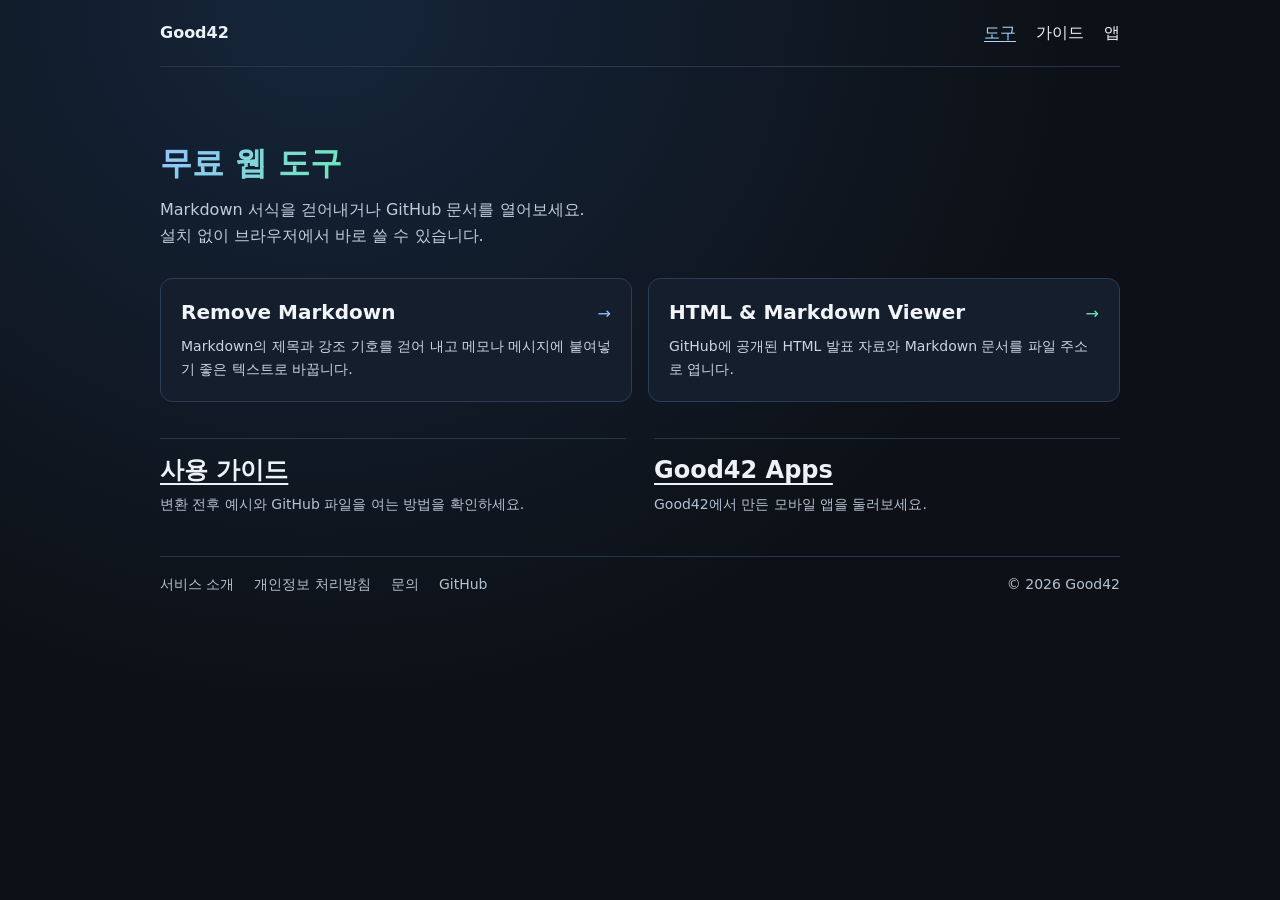
<file: index.html>
<!doctype html>
<html lang="ko">
<head>
  <meta charset="utf-8">
  <meta name="viewport" content="width=device-width, initial-scale=1">
  <title>무료 웹 도구 | Good42 Tools</title>
  <meta name="description" content="설치 없이 브라우저에서 Markdown 서식을 제거하거나 GitHub의 HTML과 Markdown 파일을 열어 보세요.">
  <link rel="canonical" href="https://42inshin.github.io/">
  <link rel="stylesheet" href="/css/good42.css">
  <meta name="google-adsense-account" content="ca-pub-5682766684917953">
</head>
<body class="good42-home">
  <header class="good42-header">
    <a class="good42-brand" href="/">Good42</a>
    <nav class="good42-nav" aria-label="주 메뉴">
      <a href="/" aria-current="page">도구</a>
      <a href="/guides/">가이드</a>
      <a href="https://devgood42.github.io/">앱</a>
    </nav>
  </header>
  <main class="good42-main">
    <section class="good42-home-intro" aria-labelledby="home-title">
      <h1 id="home-title">무료 웹 도구</h1>
      <p>Markdown 서식을 걷어내거나 GitHub 문서를 열어보세요.<br>설치 없이 브라우저에서 바로 쓸 수 있습니다.</p>
    </section>
    <section aria-label="도구">
      <ul class="good42-tools">
        <li>
          <a class="good42-tool" href="/removeMarkdown/" aria-labelledby="remove-markdown-name">
            <h3 id="remove-markdown-name">Remove Markdown</h3>
            <span aria-hidden="true">→</span>
            <p>Markdown의 제목과 강조 기호를 걷어 내고 메모나 메시지에 붙여넣기 좋은 텍스트로 바꿉니다.</p>
          </a>
        </li>
        <li>
          <a class="good42-tool" href="/htmlViewer/" aria-labelledby="html-viewer-name">
            <h3 id="html-viewer-name">HTML &amp; Markdown Viewer</h3>
            <span aria-hidden="true">→</span>
            <p>GitHub에 공개된 HTML 발표 자료와 Markdown 문서를 파일 주소로 엽니다.</p>
          </a>
        </li>
      </ul>
    </section>
    <div class="good42-home-links">
      <section>
        <h2><a href="/guides/">사용 가이드</a></h2>
        <p>변환 전후 예시와 GitHub 파일을 여는 방법을 확인하세요.</p>
      </section>
      <section>
        <h2><a href="https://devgood42.github.io/">Good42 Apps</a></h2>
        <p>Good42에서 만든 모바일 앱을 둘러보세요.</p>
      </section>
    </div>
  </main>
  <footer class="good42-footer">
    <nav aria-label="사이트 정보">
      <a href="/about/">서비스 소개</a>
      <a href="/privacy/">개인정보 처리방침</a>
      <a href="/contact/">문의</a>
      <a href="https://github.com/42inshin">GitHub</a>
    </nav>
    <span>© 2026 Good42</span>
  </footer>
</body>
</html>
</file>
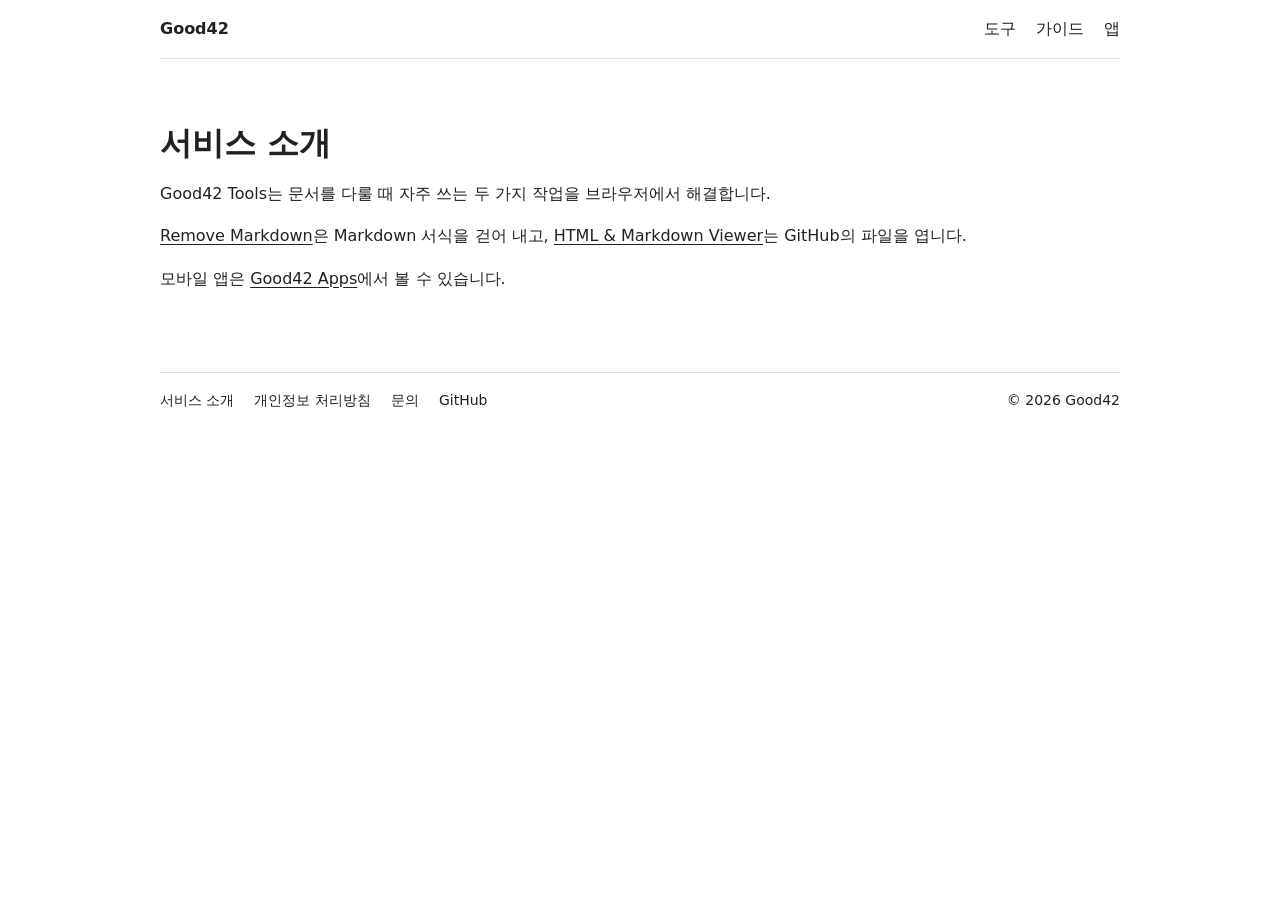
<file: about/index.html>
<!doctype html>
<html lang="ko">
<head>
  <meta charset="utf-8">
  <meta name="viewport" content="width=device-width, initial-scale=1">
  <title>서비스 소개 | Good42 Tools</title>
  <meta name="description" content="Good42 웹 도구와 모바일 앱을 소개합니다.">
  <link rel="canonical" href="https://42inshin.github.io/about/">
  <link rel="stylesheet" href="/css/good42.css">
</head>
<body>
  <header class="good42-header">
    <a class="good42-brand" href="/">Good42</a>
    <nav class="good42-nav" aria-label="주 메뉴">
      <a href="/">도구</a>
      <a href="/guides/">가이드</a>
      <a href="https://devgood42.github.io/">앱</a>
    </nav>
  </header>
  <main class="good42-main">
    <h1>서비스 소개</h1>
    <p>Good42 Tools는 문서를 다룰 때 자주 쓰는 두 가지 작업을 브라우저에서 해결합니다.</p>
    <p><a href="/removeMarkdown/">Remove Markdown</a>은 Markdown 서식을 걷어 내고, <a href="/htmlViewer/">HTML &amp; Markdown Viewer</a>는 GitHub의 파일을 엽니다.</p>
    <p>모바일 앱은 <a href="https://devgood42.github.io/">Good42 Apps</a>에서 볼 수 있습니다.</p>
  </main>
  <footer class="good42-footer">
    <nav aria-label="사이트 정보">
      <a href="/about/">서비스 소개</a>
      <a href="/privacy/">개인정보 처리방침</a>
      <a href="/contact/">문의</a>
      <a href="https://github.com/42inshin">GitHub</a>
    </nav>
    <span>© 2026 Good42</span>
  </footer>
</body>
</html>
</file>
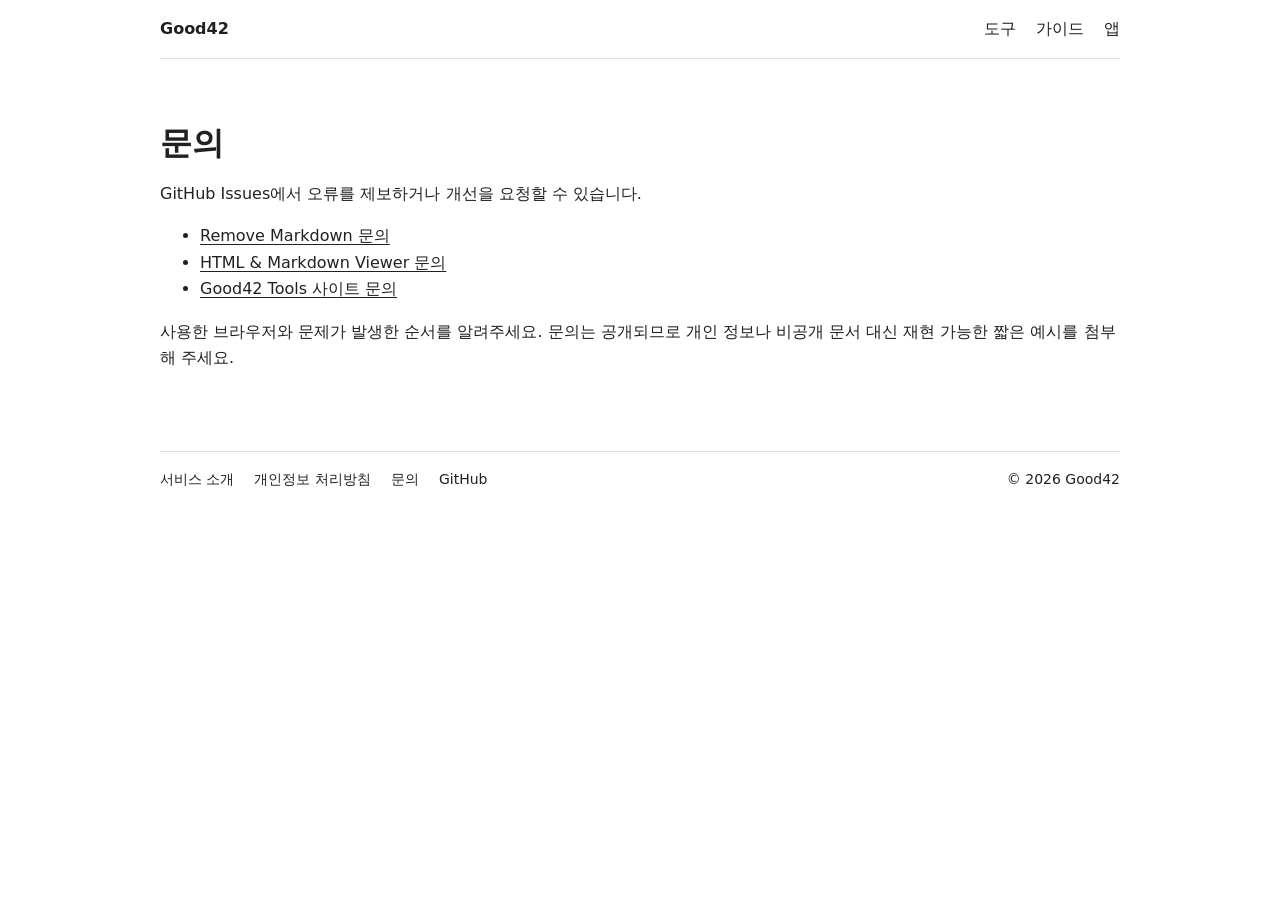
<file: contact/index.html>
<!doctype html>
<html lang="ko">
<head>
  <meta charset="utf-8">
  <meta name="viewport" content="width=device-width, initial-scale=1">
  <title>문의 | Good42 Tools</title>
  <meta name="description" content="Good42 웹 도구별 오류 제보와 개선 요청을 남기는 방법입니다.">
  <link rel="canonical" href="https://42inshin.github.io/contact/">
  <link rel="stylesheet" href="/css/good42.css">
</head>
<body>
  <header class="good42-header">
    <a class="good42-brand" href="/">Good42</a>
    <nav class="good42-nav" aria-label="주 메뉴">
      <a href="/">도구</a>
      <a href="/guides/">가이드</a>
      <a href="https://devgood42.github.io/">앱</a>
    </nav>
  </header>
  <main class="good42-main">
    <h1>문의</h1>
    <p>GitHub Issues에서 오류를 제보하거나 개선을 요청할 수 있습니다.</p>
    <ul>
      <li><a href="https://github.com/42inshin/removeMarkdown/issues">Remove Markdown 문의</a></li>
      <li><a href="https://github.com/42inshin/htmlViewer/issues">HTML &amp; Markdown Viewer 문의</a></li>
      <li><a href="https://github.com/42inshin/42inshin.github.io/issues">Good42 Tools 사이트 문의</a></li>
    </ul>
    <p>사용한 브라우저와 문제가 발생한 순서를 알려주세요. 문의는 공개되므로 개인 정보나 비공개 문서 대신 재현 가능한 짧은 예시를 첨부해 주세요.</p>
  </main>
  <footer class="good42-footer">
    <nav aria-label="사이트 정보">
      <a href="/about/">서비스 소개</a>
      <a href="/privacy/">개인정보 처리방침</a>
      <a href="/contact/">문의</a>
      <a href="https://github.com/42inshin">GitHub</a>
    </nav>
    <span>© 2026 Good42</span>
  </footer>
</body>
</html>
</file>
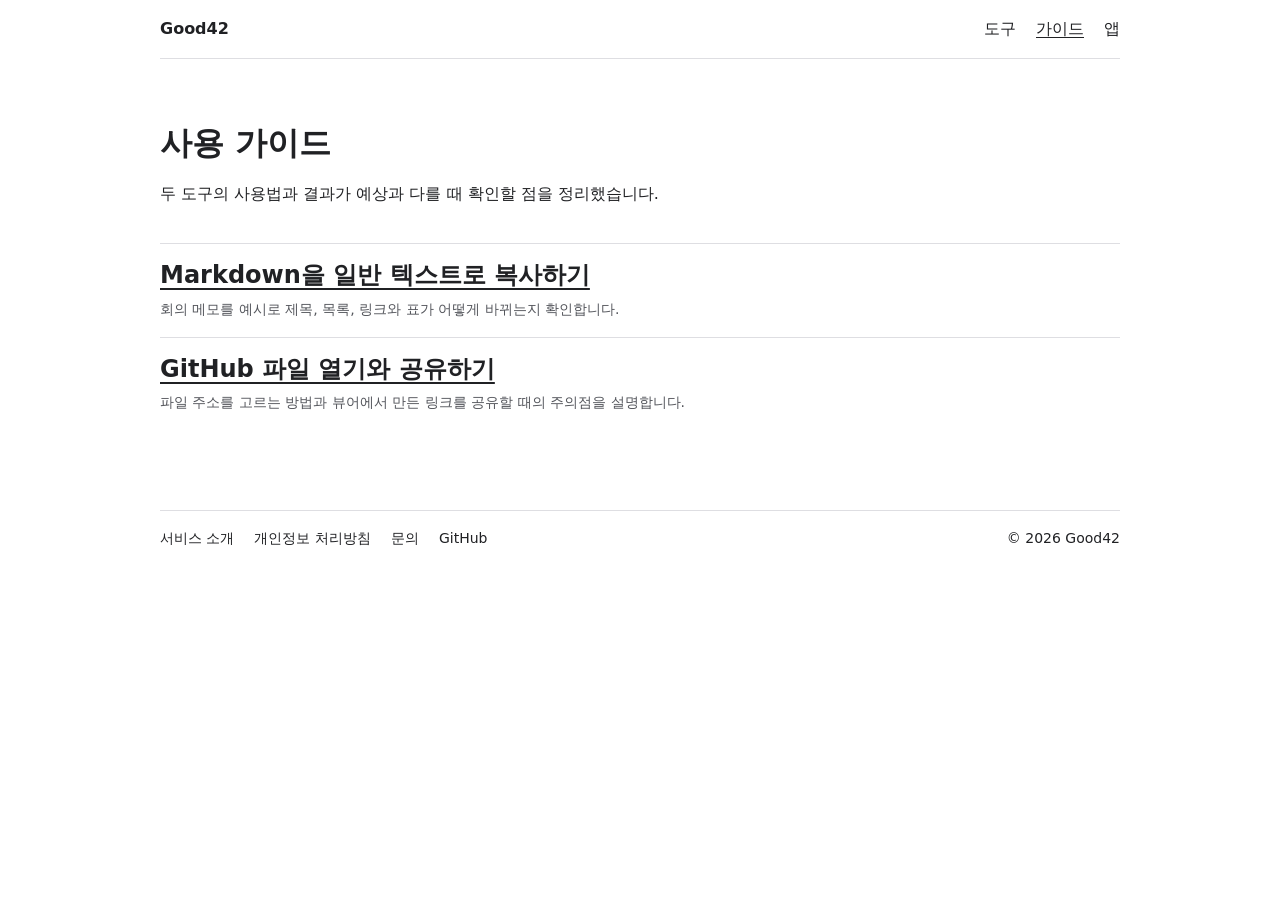
<file: guides/index.html>
<!doctype html>
<html lang="ko">
<head>
  <meta charset="utf-8">
  <meta name="viewport" content="width=device-width, initial-scale=1">
  <title>사용 가이드 | Good42 Tools</title>
  <meta name="description" content="Markdown 변환 전후 예시와 GitHub 파일을 열고 공유하는 방법을 확인하세요.">
  <link rel="canonical" href="https://42inshin.github.io/guides/">
  <link rel="stylesheet" href="/css/good42.css">
</head>
<body>
  <header class="good42-header">
    <a class="good42-brand" href="/">Good42</a>
    <nav class="good42-nav" aria-label="주 메뉴">
      <a href="/">도구</a>
      <a href="/guides/" aria-current="page">가이드</a>
      <a href="https://devgood42.github.io/">앱</a>
    </nav>
  </header>
  <main class="good42-main">
    <h1>사용 가이드</h1>
    <p>두 도구의 사용법과 결과가 예상과 다를 때 확인할 점을 정리했습니다.</p>
    <ul class="good42-list good42-section">
      <li><h2><a href="/guides/remove-markdown/">Markdown을 일반 텍스트로 복사하기</a></h2><p>회의 메모를 예시로 제목, 목록, 링크와 표가 어떻게 바뀌는지 확인합니다.</p></li>
      <li><h2><a href="/guides/html-viewer/">GitHub 파일 열기와 공유하기</a></h2><p>파일 주소를 고르는 방법과 뷰어에서 만든 링크를 공유할 때의 주의점을 설명합니다.</p></li>
    </ul>
  </main>
  <footer class="good42-footer">
    <nav aria-label="사이트 정보">
      <a href="/about/">서비스 소개</a>
      <a href="/privacy/">개인정보 처리방침</a>
      <a href="/contact/">문의</a>
      <a href="https://github.com/42inshin">GitHub</a>
    </nav>
    <span>© 2026 Good42</span>
  </footer>
</body>
</html>
</file>
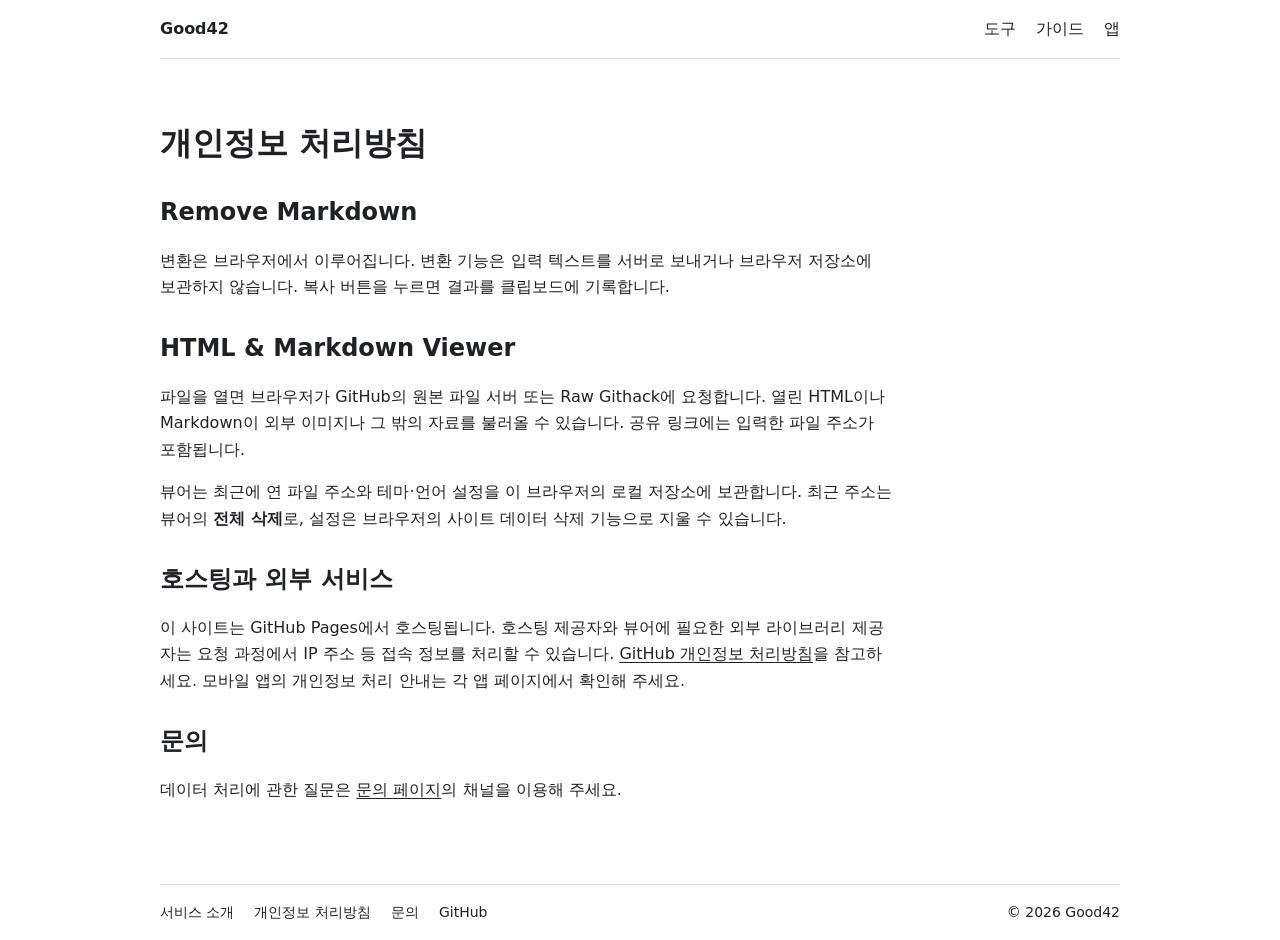
<file: privacy/index.html>
<!doctype html>
<html lang="ko">
<head>
  <meta charset="utf-8">
  <meta name="viewport" content="width=device-width, initial-scale=1">
  <title>개인정보 처리방침 | Good42 Tools</title>
  <meta name="description" content="Good42 웹 도구의 입력, 브라우저 저장소 및 외부 서비스 사용을 안내합니다.">
  <link rel="canonical" href="https://42inshin.github.io/privacy/">
  <link rel="stylesheet" href="/css/good42.css">
</head>
<body>
  <header class="good42-header">
    <a class="good42-brand" href="/">Good42</a>
    <nav class="good42-nav" aria-label="주 메뉴">
      <a href="/">도구</a>
      <a href="/guides/">가이드</a>
      <a href="https://devgood42.github.io/">앱</a>
    </nav>
  </header>
  <main class="good42-main">
    <article class="good42-prose">
      <h1>개인정보 처리방침</h1>
      <h2>Remove Markdown</h2>
      <p>변환은 브라우저에서 이루어집니다. 변환 기능은 입력 텍스트를 서버로 보내거나 브라우저 저장소에 보관하지 않습니다. 복사 버튼을 누르면 결과를 클립보드에 기록합니다.</p>
      <h2>HTML &amp; Markdown Viewer</h2>
      <p>파일을 열면 브라우저가 GitHub의 원본 파일 서버 또는 Raw Githack에 요청합니다. 열린 HTML이나 Markdown이 외부 이미지나 그 밖의 자료를 불러올 수 있습니다. 공유 링크에는 입력한 파일 주소가 포함됩니다.</p>
      <p>뷰어는 최근에 연 파일 주소와 테마·언어 설정을 이 브라우저의 로컬 저장소에 보관합니다. 최근 주소는 뷰어의 <strong>전체 삭제</strong>로, 설정은 브라우저의 사이트 데이터 삭제 기능으로 지울 수 있습니다.</p>
      <h2>호스팅과 외부 서비스</h2>
      <p>이 사이트는 GitHub Pages에서 호스팅됩니다. 호스팅 제공자와 뷰어에 필요한 외부 라이브러리 제공자는 요청 과정에서 IP 주소 등 접속 정보를 처리할 수 있습니다. <a href="https://docs.github.com/en/site-policy/privacy-policies/github-general-privacy-statement">GitHub 개인정보 처리방침</a>을 참고하세요. 모바일 앱의 개인정보 처리 안내는 각 앱 페이지에서 확인해 주세요.</p>
      <h2>문의</h2>
      <p>데이터 처리에 관한 질문은 <a href="/contact/">문의 페이지</a>의 채널을 이용해 주세요.</p>
    </article>
  </main>
  <footer class="good42-footer">
    <nav aria-label="사이트 정보">
      <a href="/about/">서비스 소개</a>
      <a href="/privacy/">개인정보 처리방침</a>
      <a href="/contact/">문의</a>
      <a href="https://github.com/42inshin">GitHub</a>
    </nav>
    <span>© 2026 Good42</span>
  </footer>
</body>
</html>
</file>
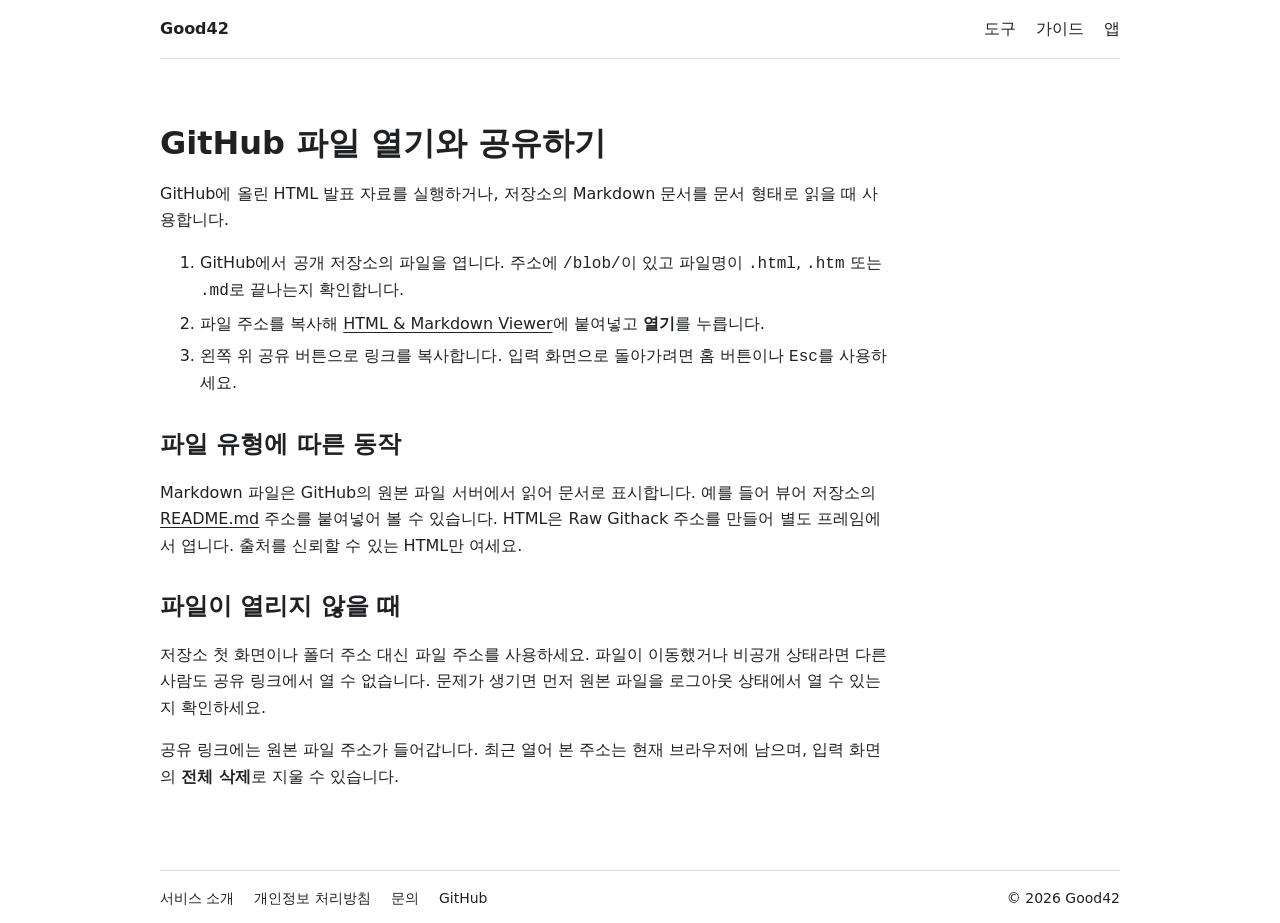
<file: guides/html-viewer/index.html>
<!doctype html>
<html lang="ko">
<head>
  <meta charset="utf-8">
  <meta name="viewport" content="width=device-width, initial-scale=1">
  <title>GitHub 파일 열기와 공유하기 | Good42 Tools</title>
  <meta name="description" content="GitHub의 HTML 발표 자료와 Markdown 문서를 브라우저에서 열고 공유하는 사용법입니다.">
  <link rel="canonical" href="https://42inshin.github.io/guides/html-viewer/">
  <link rel="stylesheet" href="/css/good42.css">
</head>
<body>
  <header class="good42-header">
    <a class="good42-brand" href="/">Good42</a>
    <nav class="good42-nav" aria-label="주 메뉴">
      <a href="/">도구</a>
      <a href="/guides/">가이드</a>
      <a href="https://devgood42.github.io/">앱</a>
    </nav>
  </header>
  <main class="good42-main">
    <article class="good42-prose">
      <h1>GitHub 파일 열기와 공유하기</h1>
      <p>GitHub에 올린 HTML 발표 자료를 실행하거나, 저장소의 Markdown 문서를 문서 형태로 읽을 때 사용합니다.</p>
      <ol>
        <li>GitHub에서 공개 저장소의 파일을 엽니다. 주소에 <code>/blob/</code>이 있고 파일명이 <code>.html</code>, <code>.htm</code> 또는 <code>.md</code>로 끝나는지 확인합니다.</li>
        <li>파일 주소를 복사해 <a href="/htmlViewer/">HTML &amp; Markdown Viewer</a>에 붙여넣고 <strong>열기</strong>를 누릅니다.</li>
        <li>왼쪽 위 공유 버튼으로 링크를 복사합니다. 입력 화면으로 돌아가려면 홈 버튼이나 <kbd>Esc</kbd>를 사용하세요.</li>
      </ol>
      <h2>파일 유형에 따른 동작</h2>
      <p>Markdown 파일은 GitHub의 원본 파일 서버에서 읽어 문서로 표시합니다. 예를 들어 뷰어 저장소의 <a href="https://github.com/42inshin/htmlViewer/blob/main/README.md">README.md</a> 주소를 붙여넣어 볼 수 있습니다. HTML은 Raw Githack 주소를 만들어 별도 프레임에서 엽니다. 출처를 신뢰할 수 있는 HTML만 여세요.</p>
      <h2>파일이 열리지 않을 때</h2>
      <p>저장소 첫 화면이나 폴더 주소 대신 파일 주소를 사용하세요. 파일이 이동했거나 비공개 상태라면 다른 사람도 공유 링크에서 열 수 없습니다. 문제가 생기면 먼저 원본 파일을 로그아웃 상태에서 열 수 있는지 확인하세요.</p>
      <p>공유 링크에는 원본 파일 주소가 들어갑니다. 최근 열어 본 주소는 현재 브라우저에 남으며, 입력 화면의 <strong>전체 삭제</strong>로 지울 수 있습니다.</p>
    </article>
  </main>
  <footer class="good42-footer">
    <nav aria-label="사이트 정보">
      <a href="/about/">서비스 소개</a>
      <a href="/privacy/">개인정보 처리방침</a>
      <a href="/contact/">문의</a>
      <a href="https://github.com/42inshin">GitHub</a>
    </nav>
    <span>© 2026 Good42</span>
  </footer>
</body>
</html>
</file>
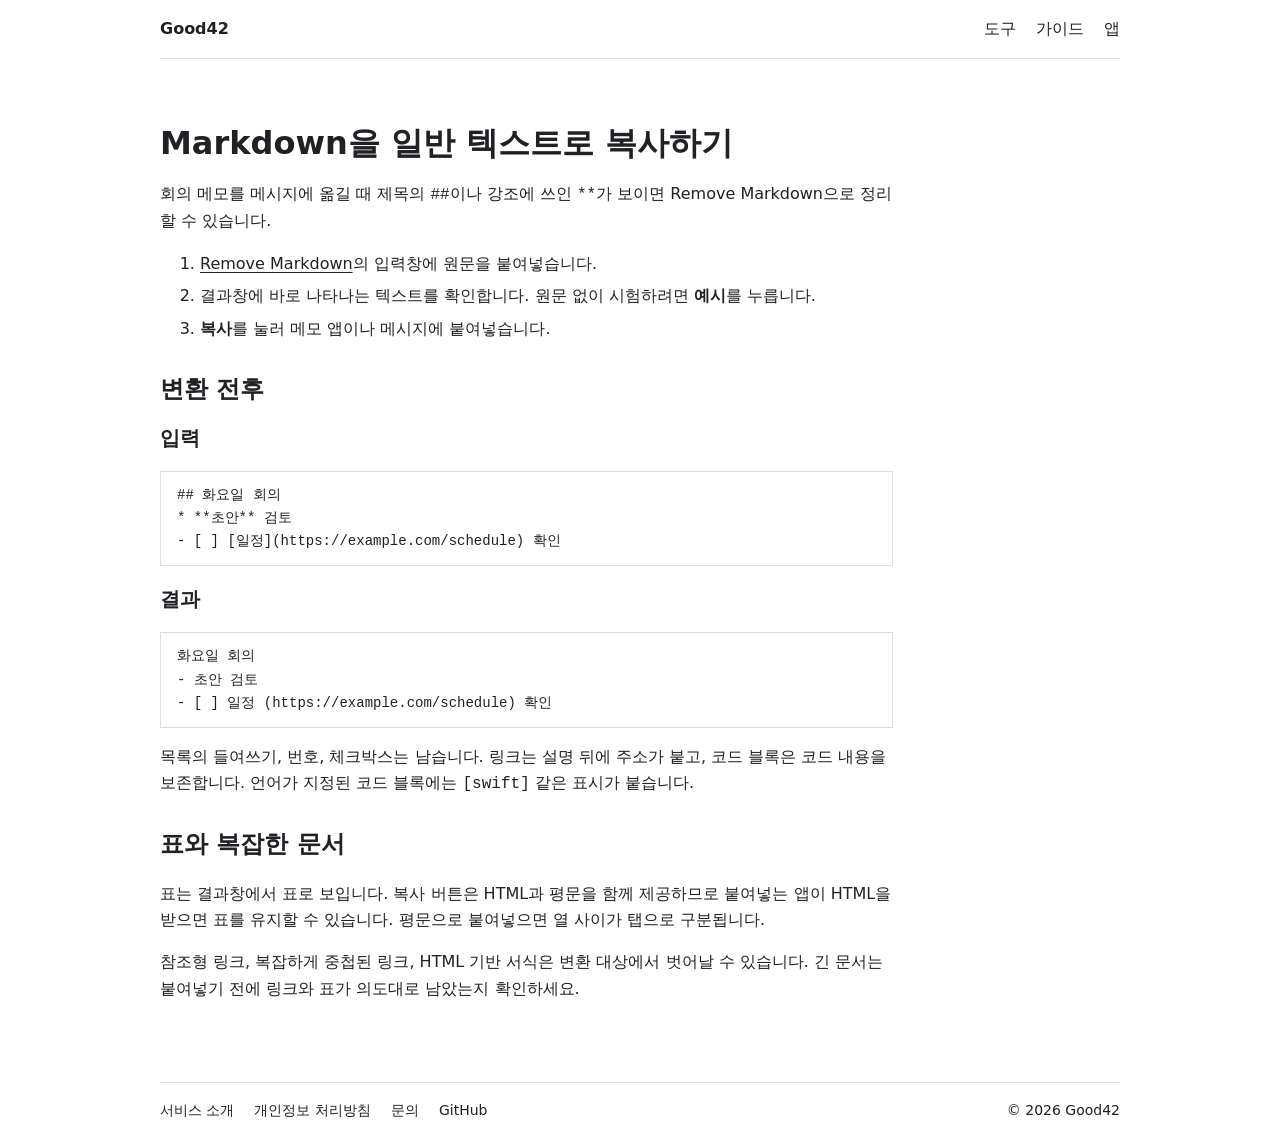
<file: guides/remove-markdown/index.html>
<!doctype html>
<html lang="ko">
<head>
  <meta charset="utf-8">
  <meta name="viewport" content="width=device-width, initial-scale=1">
  <title>Markdown을 일반 텍스트로 복사하기 | Good42 Tools</title>
  <meta name="description" content="짧은 회의 메모를 변환하고 링크와 표를 복사하는 방법을 알아봅니다.">
  <link rel="canonical" href="https://42inshin.github.io/guides/remove-markdown/">
  <link rel="stylesheet" href="/css/good42.css">
</head>
<body>
  <header class="good42-header">
    <a class="good42-brand" href="/">Good42</a>
    <nav class="good42-nav" aria-label="주 메뉴">
      <a href="/">도구</a>
      <a href="/guides/">가이드</a>
      <a href="https://devgood42.github.io/">앱</a>
    </nav>
  </header>
  <main class="good42-main">
    <article class="good42-prose">
      <h1>Markdown을 일반 텍스트로 복사하기</h1>
      <p>회의 메모를 메시지에 옮길 때 제목의 <code>##</code>이나 강조에 쓰인 <code>**</code>가 보이면 Remove Markdown으로 정리할 수 있습니다.</p>
      <ol>
        <li><a href="/removeMarkdown/">Remove Markdown</a>의 입력창에 원문을 붙여넣습니다.</li>
        <li>결과창에 바로 나타나는 텍스트를 확인합니다. 원문 없이 시험하려면 <strong>예시</strong>를 누릅니다.</li>
        <li><strong>복사</strong>를 눌러 메모 앱이나 메시지에 붙여넣습니다.</li>
      </ol>
      <h2>변환 전후</h2>
      <h3>입력</h3>
      <pre>## 화요일 회의
* **초안** 검토
- [ ] [일정](https://example.com/schedule) 확인</pre>
      <h3>결과</h3>
      <pre>화요일 회의
- 초안 검토
- [ ] 일정 (https://example.com/schedule) 확인</pre>
      <p>목록의 들여쓰기, 번호, 체크박스는 남습니다. 링크는 설명 뒤에 주소가 붙고, 코드 블록은 코드 내용을 보존합니다. 언어가 지정된 코드 블록에는 <code>[swift]</code> 같은 표시가 붙습니다.</p>
      <h2>표와 복잡한 문서</h2>
      <p>표는 결과창에서 표로 보입니다. 복사 버튼은 HTML과 평문을 함께 제공하므로 붙여넣는 앱이 HTML을 받으면 표를 유지할 수 있습니다. 평문으로 붙여넣으면 열 사이가 탭으로 구분됩니다.</p>
      <p>참조형 링크, 복잡하게 중첩된 링크, HTML 기반 서식은 변환 대상에서 벗어날 수 있습니다. 긴 문서는 붙여넣기 전에 링크와 표가 의도대로 남았는지 확인하세요.</p>
    </article>
  </main>
  <footer class="good42-footer">
    <nav aria-label="사이트 정보">
      <a href="/about/">서비스 소개</a>
      <a href="/privacy/">개인정보 처리방침</a>
      <a href="/contact/">문의</a>
      <a href="https://github.com/42inshin">GitHub</a>
    </nav>
    <span>© 2026 Good42</span>
  </footer>
</body>
</html>
</file>
<file: css/good42.css>
:root {
  font-family: Pretendard, system-ui, -apple-system, "Apple SD Gothic Neo", "Malgun Gothic", sans-serif;
  font-size: 16px;
  line-height: 1.65;
  color: #202124;
  background: #fff;
  --good42-line: #dedee2;
}

*, *::before, *::after { box-sizing: border-box; }
body { margin: 0; }
a { color: inherit; text-underline-offset: 0.2em; }
a:hover { text-decoration: underline; }
:focus-visible { outline: 2px solid #2555a5; outline-offset: 3px; }
h1, h2, h3 { line-height: 1.3; font-weight: 650; }
h1 { font-size: 32px; margin: 0 0 12px; }
h2 { font-size: 24px; }
h3 { font-size: 20px; }

.good42-header, .good42-main, .good42-footer {
  width: min(960px, calc(100% - 2rem));
  margin-inline: auto;
}

.good42-header, .good42-footer {
  display: flex;
  align-items: center;
  justify-content: space-between;
  flex-wrap: wrap;
  gap: 8px 24px;
  padding-block: 16px;
}

.good42-header { border-bottom: 1px solid var(--good42-line); font-size: 16px; }
.good42-brand { font-weight: 700; }
.good42-nav, .good42-footer nav { display: flex; flex-wrap: wrap; align-items: center; gap: 8px 20px; }
.good42-header a, .good42-footer a { text-decoration: none; }
.good42-header a:hover, .good42-footer a:hover, .good42-nav [aria-current="page"] { text-decoration: underline; }
.good42-main { padding-block: clamp(28px, 6vw, 64px); }
.good42-section { margin-top: 36px; }
.good42-home {
  --good42-line: #293647;
  min-height: 100vh;
  color: #edf2f8;
  color-scheme: dark;
  background: radial-gradient(ellipse at 25% 0%, #15253a 0%, #0d1117 55%);
}

html:has(.good42-home) { background: #0d1117; }
.good42-home :focus-visible { outline-color: #93c5fd; }
.good42-home .good42-header { padding-block: 20px; }
.good42-home .good42-nav [aria-current="page"] { color: #a5d5ff; }
.good42-home .good42-footer { color: #b5c1d0; }
.good42-home .good42-main { padding-block: clamp(32px, 7vw, 76px) 40px; }
.good42-home-intro { margin-bottom: 28px; }
.good42-home-intro h1 { color: #a5d5ff; }
.good42-home-intro p { margin: 0; color: #c1ccda; word-break: keep-all; }

.good42-home-links {
  display: grid;
  grid-template-columns: repeat(2, minmax(0, 1fr));
  gap: 20px 28px;
  margin-top: 36px;
}

.good42-home-links section {
  border-top: 1px solid var(--good42-line);
  padding-top: 16px;
}

.good42-home-links h2 { margin: 0 0 6px; }
.good42-home-links p { margin: 0; color: #b5c1d0; font-size: 14px; }

@supports (background-clip: text) {
  .good42-home-intro h1 {
    background: linear-gradient(100deg, #93c5fd, #6ee7b7);
    background-clip: text;
    color: transparent;
    width: fit-content;
  }

  @media (forced-colors: active) {
    .good42-home-intro h1 { color: CanvasText; }
  }
}

.good42-tools {
  display: grid;
  grid-template-columns: repeat(2, minmax(0, 1fr));
  gap: 16px;
  list-style: none;
  margin: 0;
  padding: 0;
}

.good42-tool {
  display: grid;
  grid-template-columns: minmax(0, 1fr) auto;
  grid-template-rows: auto 1fr;
  align-items: baseline;
  gap: 8px 16px;
  height: 100%;
  padding: 20px;
  border: 1px solid #2b3c54;
  border-radius: 12px;
  background: #141e2c;
  color: #f1f5f9;
  text-decoration: none;
}

.good42-tool:is(:hover, :focus-visible) {
  border-color: #428de0;
  background: #17263d;
  text-decoration: none;
}

.good42-tool:is(:hover, :focus-visible) h3 { text-decoration: underline; }
.good42-tool h3, .good42-tool p { margin: 0; }
.good42-tool span { color: #93c5fd; }
.good42-tools li + li .good42-tool span { color: #6ee7b7; }
.good42-tool p { grid-column: 1 / -1; color: #cbd5e1; font-size: 14px; }

@media (max-width: 620px) {
  .good42-tools, .good42-home-links { grid-template-columns: minmax(0, 1fr); }
}

.good42-list { list-style: none; padding: 0; }
.good42-list li { border-top: 1px solid var(--good42-line); padding-block: 16px; }
.good42-list :is(h2, h3, p) { margin: 0; }
.good42-list p { margin-top: 6px; color: #54565c; font-size: 14px; }
.good42-footer { border-top: 1px solid var(--good42-line); font-size: 14px; }
.good42-prose { max-width: 72ch; }
.good42-prose h2 { margin-top: 32px; }
.good42-prose li + li { margin-top: 6px; }
.good42-prose pre {
  padding: 12px 16px;
  border: 1px solid var(--good42-line);
  font-size: 14px;
  white-space: pre-wrap;
  overflow-wrap: anywhere;
}
</file>
